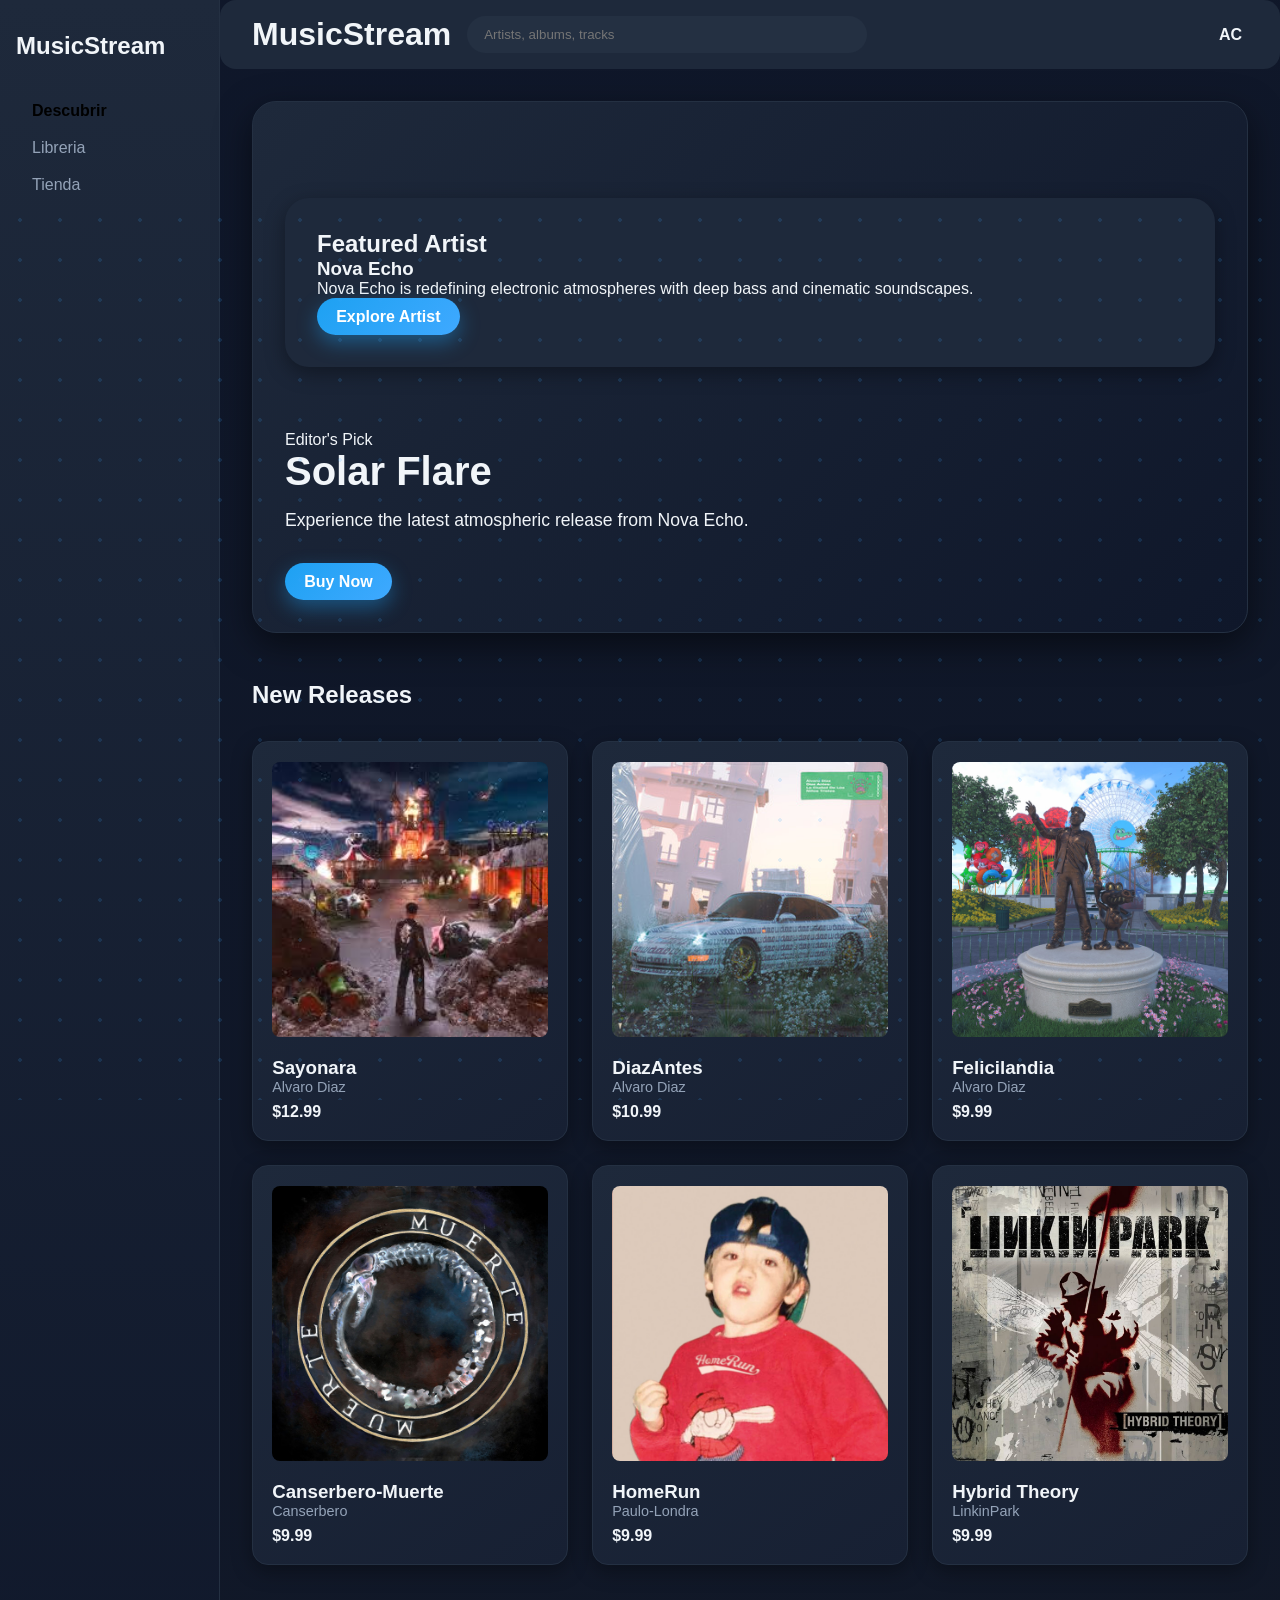
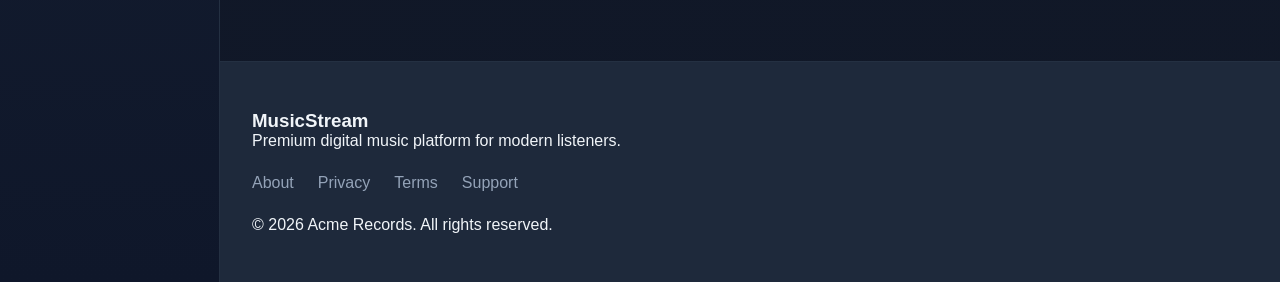
<file: index.html>
<!DOCTYPE html>
<html lang="es">
<head>
    <meta charset="UTF-8">
    <meta name="description" content="Pagina de musica">
    <meta name="author" content="Antonio Cruz">
    <meta name="keywords" content="musica, streaming, albumes, playlists, podcast">
    <meta name="viewport" content="width=device-width, initial-scale=1.0">

    <title>MusicStream_toto</title>

    <link rel="icon" href="iconos/apple-touch-icon.png">
    <link rel="stylesheet" href="css/main.css">
    <link rel="stylesheet" href="css/layout.css">
</head>

<body>

<div class="app-layout">

    <!-- SIDEBAR -->
    <aside class="sidebar">
        <h2 class="logo">MusicStream</h2>
        <nav>
            <ul>
                <li><a href="index.html" class="active">Descubrir</a></li>
                <li><a href="views/libreria.html">Libreria</a></li>
                <li><a href="views/album_detail.html">Tienda</a></li>
            </ul>
        </nav>
    </aside>

    <!-- MAIN AREA -->
    <div class="main-area">

        <!-- HEADER -->
        <header class="header">
            <div class="header-left">
                <h1 class="logo-text">MusicStream</h1>
            </div>

            <div class="header-center">
                <input type="text" placeholder="Artists, albums, tracks">
            </div>

            <div class="header-right">
                <div class="avatar">AC</div>
            </div>
        </header>

        <!-- CONTENT -->
        <main class="content">

            <!-- HERO SECTION -->
            <section class="hero">

                <section class="featured-artist">
                    <div class="featured-content">
                        <div>
                            <h2>Featured Artist</h2>
                            <h3>Nova Echo</h3>
                            <p>
                                Nova Echo is redefining electronic atmospheres with deep bass
                                and cinematic soundscapes.
                            </p>
                            <a href="views/album_detail.html" class="btn btn-primary">
                                Explore Artist
                            </a>
                        </div>
                    </div>
                </section>

                <div class="hero-text">
                    <p class="hero-tag">Editor's Pick</p>
                    <h2 class="hero-title">Solar Flare</h2>
                    <p class="hero-description">
                        Experience the latest atmospheric release from Nova Echo.
                    </p>
                    <a href="views/album_detail.html" class="btn btn-primary">
                        Buy Now
                    </a>
                </div>

            </section>

            <!-- ALBUMS SECTION -->
            <section class="albums" id="albums">

                <h2 class="section-title">New Releases</h2>

                <div class="album-grid">

                    <article class="album-card">
                        <a href="views/album_detail.html" class="album-link">
                            <img src="imagenes/AlbumAlvaroSayonara.png" alt="Sayonara Album Cover">
                            <h3>Sayonara</h3>
                            <p class="artist">Alvaro Diaz</p>
                            <p class="price">$12.99</p>
                        </a>
                    </article>

                    <article class="album-card">
                        <a href="views/album_diazantes.html" class="album-link">
                            <img src="imagenes/DiazAntes.png" alt="DiazAntes">
                            <h3>DiazAntes</h3>
                            <p class="artist">Alvaro Diaz</p>
                            <p class="price">$10.99</p>
                        </a>
                    </article>

                    <article class="album-card">
                        <a href="views/album_felicilandia.html" class="album-link">
                            <img src="imagenes/Felicilandia.png" alt="Felicilandia">
                            <h3>Felicilandia</h3>
                            <p class="artist">Alvaro Diaz</p>
                            <p class="price">$9.99</p>
                        </a>
                    </article>
                    <article class="album-card">
                        <a href="views/album_muerte.html" class="album-link">
                            <img src="imagenes/CanMuerte.png" alt="Canserbero-Muerte">
                            <h3>Canserbero-Muerte</h3>
                            <p class="artist">Canserbero</p>
                            <p class="price">$9.99</p>
                        </a>
                    </article>
                    <article class="album-card">
                        <a href="views/album_homerun.html" class="album-link">
                            <img src="imagenes/Homerun.png" alt="Homerun">
                            <h3>HomeRun</h3>
                            <p class="artist">Paulo-Londra</p>
                            <p class="price">$9.99</p>
                        </a>
                    </article>
                    <article class="album-card">
                        <a href="views/album_LinkinPark.html" class="album-link">
                            <img src="imagenes/LinkinPark.png" alt="Canserbero-Muerte">
                            <h3>Hybrid Theory</h3>
                            <p class="artist">LinkinPark</p>
                            <p class="price">$9.99</p>
                        </a>
                    </article>
                </div>
            </section>

        </main>

        <!-- FOOTER -->
        <footer class="footer">
            <div class="footer-content">
                <div class="footer-brand">
                    <h3>MusicStream</h3>
                    <p>Premium digital music platform for modern listeners.</p>
                </div>

                <div class="footer-links">
                    <a href="#">About</a>
                    <a href="#">Privacy</a>
                    <a href="#">Terms</a>
                    <a href="#">Support</a>
                </div>

                <p class="footer-copy">
                    © 2026 Acme Records. All rights reserved.
                </p>
            </div>
        </footer>

    </div>
</div>

</body>
</html>
</file>
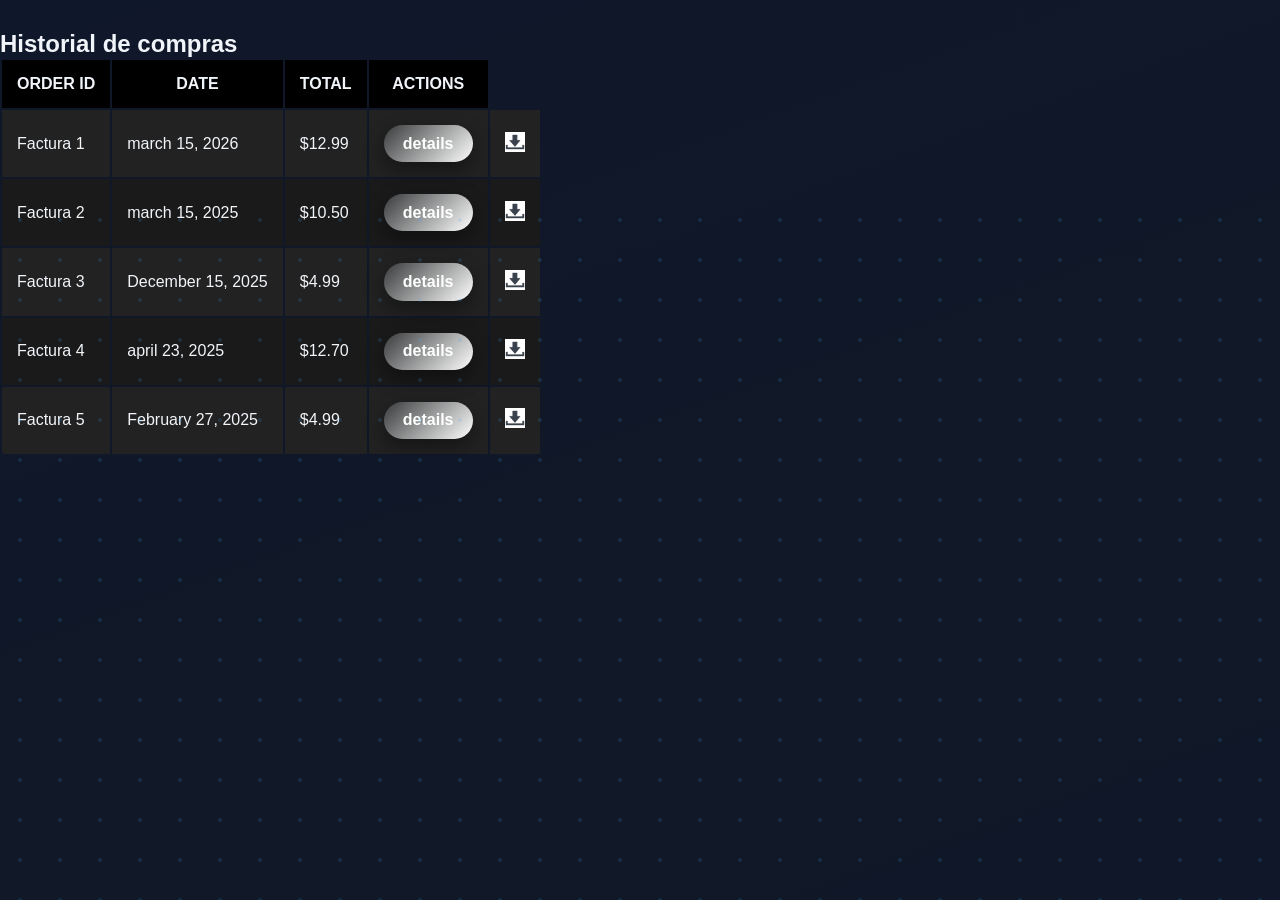
<file: tabla_History_FAC/history.html>
<!DOCTYPE html>
<html lang="en">
<head>
    <meta charset="UTF-8">
    <meta name="viewport" content="width=device-width, initial-scale=1.0">
    <title>Historial de comprass</title>
    <link rel="stylesheet" href="../css/layout.css">
    <link rel="stylesheet" href="../tabla_History_FAC/estilos_btn.css">
    <link rel="icon" href="../iconos/favicon-96x96.png">
</head>
<body>
    <section class="tabla">
        <h2>Historial de compras</h2>
        <table>
           <tbody>
                <tr>
                    <th>Order ID</th>
                    <th>Date</th>
                    <th>Total</th>
                    <th>Actions</th>
                </tr>
          
                <tr>
                    <td>Factura 1</td>
                    <td>march 15, 2026</td>
                    <td>$12.99</td>
                    <td>   <a href="../views/libreria.html" class="btn btn-primary">
                        details
                    </a></td>
                    <td><img src="../iconos/images.png" height="20px"></a></td>
                </tr>
                <tr>
                    <td>Factura 2</td>
                    <td>march 15, 2025</td>
                    <td>$10.50</td>
                    <td><a href="../views/libreria.html" class="btn btn-primary">details</a>
                        <td><img src="../iconos/images.png" height="20px"></a></td>
                </tr>
                <tr>
                    <td>Factura 3</td>
                    <td>December 15, 2025</td>
                    <td>$4.99</td>
                    <td>   <a href="../views/libreria.html" class="btn btn-primary">
                        details
                    </a></td>
                    <td><img src="../iconos/images.png" height="20px"></a></td>
                </tr>
                <tr>
                    <td>Factura 4</td>
                    <td>april 23, 2025</td>
                    <td>$12.70</td>
                    <td>   <a href="../views/libreria.html" class="btn btn-primary">
                        details
                    </a></td>
                    <td><img src="../iconos/images.png" height="20px"></a></td>
                </tr>
                <tr>
                    <td>Factura 5</td>
                    <td>February 27, 2025</td>
                    <td>$4.99</td>
                    <td>   <a href="../views/libreria.html" class="btn btn-primary">
                        details
                    </a></td>
                    <td><img src="../iconos/images.png" height="20px"></a></td>
                </tr>
              
            </tbody>
        </table>
    </section>

</body>
</html>
</file>
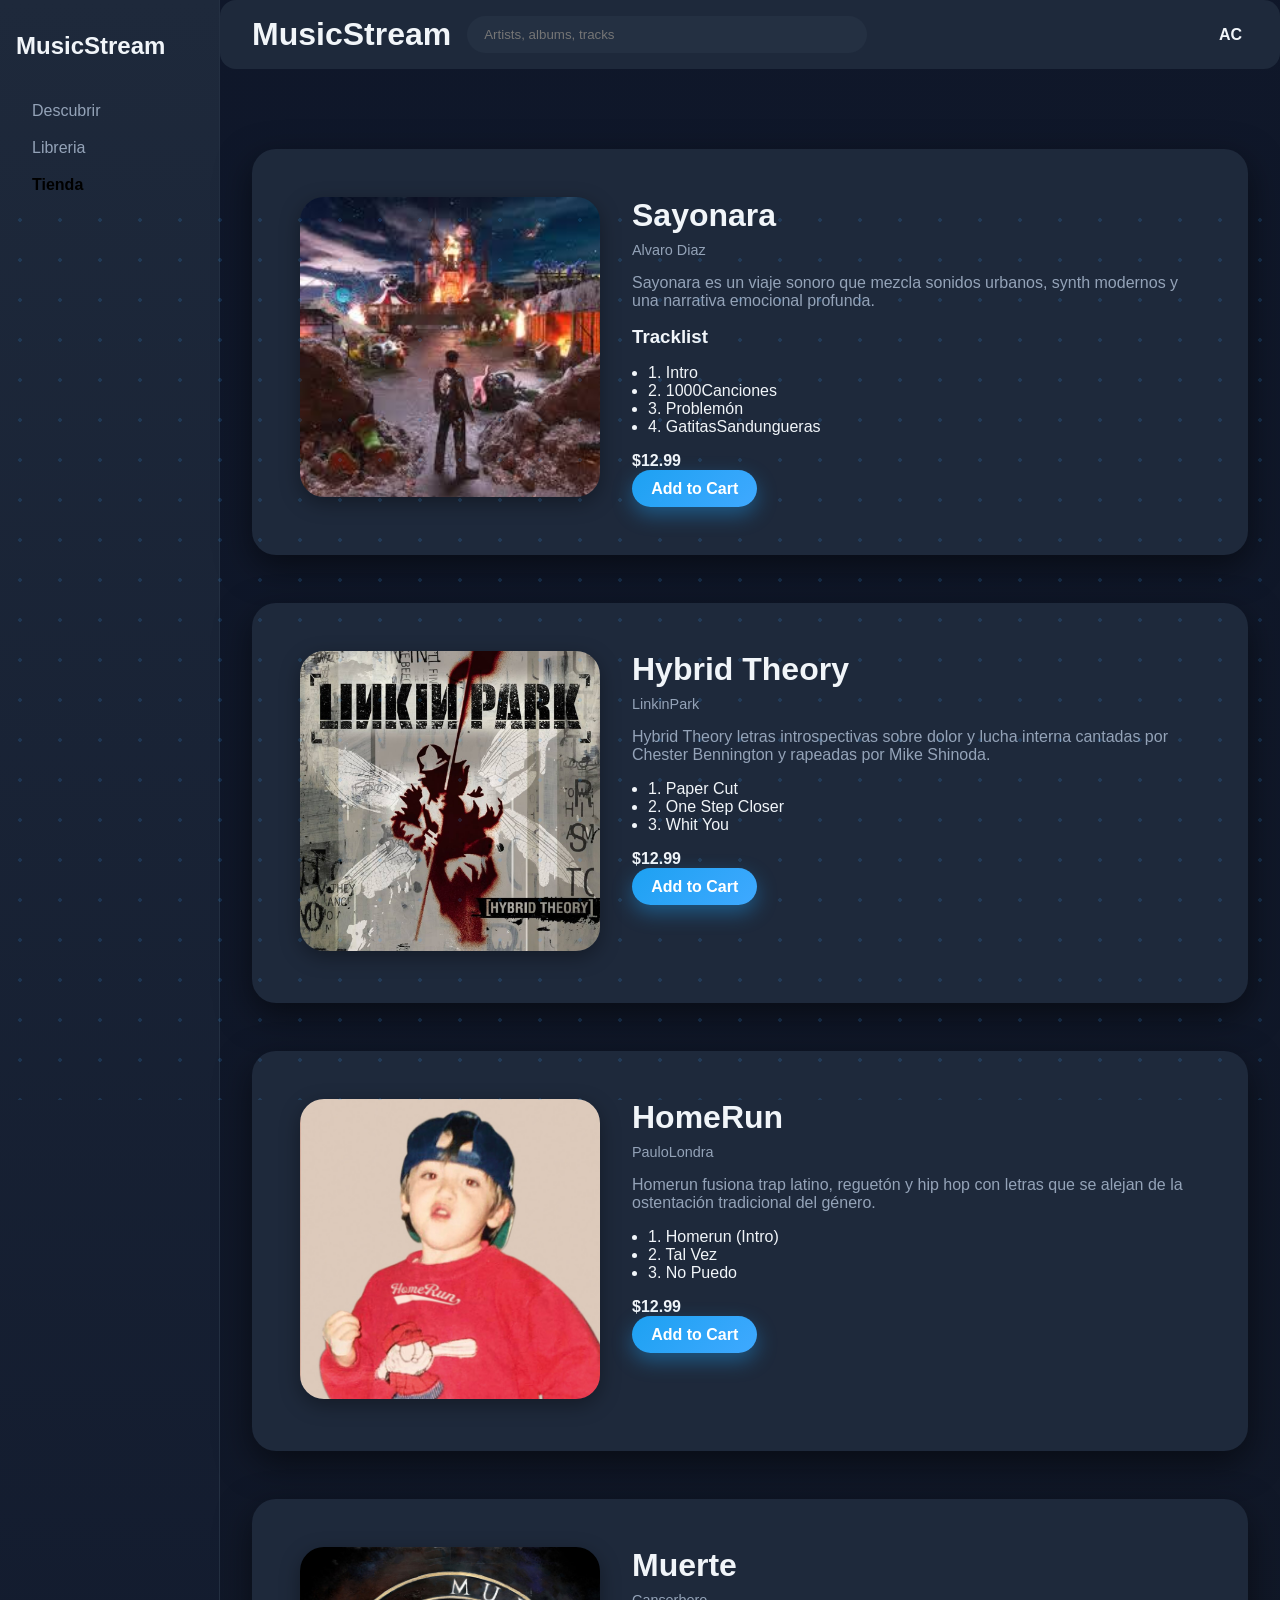
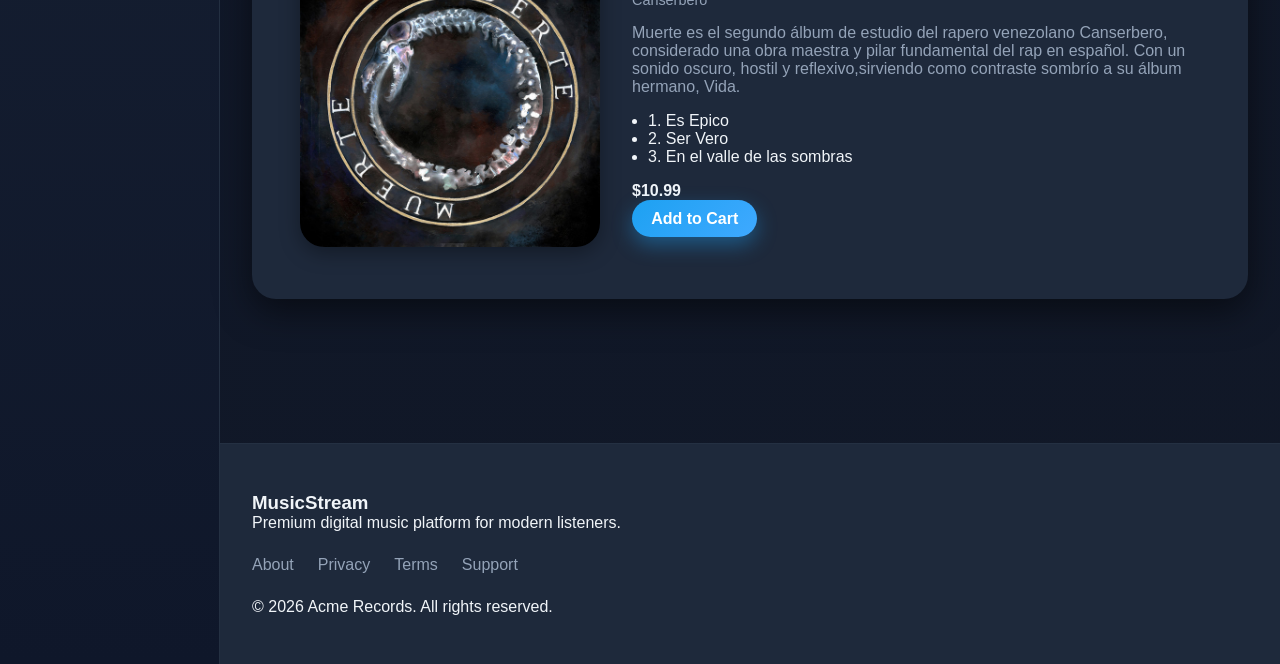
<file: views/album_detail.html>
<!DOCTYPE html>
<html lang="es">
<head>
    <meta charset="UTF-8">
    <meta name="description" content="Detalle del álbum - MusicStream">
    <meta name="author" content="Antonio Cruz">
    <meta name="keywords" content="musica, album, tienda, compra digital">
    <meta name="viewport" content="width=device-width, initial-scale=1.0">

    <title>Album Detail | MusicStream</title>

    <!-- CSS -->
    <link rel="stylesheet" href="../css/main.css">
    <link rel="stylesheet" href="../css/layout.css">

    <!-- FAVICON (NO SE TOCA) -->
    <link rel="icon" href="../iconos/apple-touch-icon.png">
</head>

<body>

<div class="app-layout">

    <!-- SIDEBAR -->
    <aside class="sidebar">
        <h2 class="logo">MusicStream</h2>
        <nav>
            <ul>
                <li><a href="../index.html">Descubrir</a></li>
                <li><a href="libreria.html">Libreria</a></li>
                <li><a href="album_detail.html" class="active">Tienda</a></li>
            </ul>
        </nav>
    </aside>

    <!-- MAIN AREA -->
    <div class="main-area">

        <!-- HEADER -->
        <header class="header">
            <div class="header-left">
                <h1 class="logo-text">MusicStream</h1>
            </div>

            <div class="header-center">
                <input type="text" placeholder="Artists, albums, tracks">
            </div>

            <div class="header-right">
                <div class="avatar">AC</div>
            </div>
        </header>

        <!-- CONTENT -->
        <main class="content">

            <section class="album-detail">

                <div class="album-cover">
                    <!-- Usa la misma carpeta que index -->
                    <img src="../imagenes/AlbumAlvaroSayonara.png" alt="Sayonara Album Cover">
                </div>

                <div class="album-info">
                    <h2>Sayonara</h2>
                    <p class="artist">Alvaro Diaz</p>

                    <p class="description">
                        Sayonara es un viaje sonoro que mezcla sonidos urbanos,
                        synth modernos y una narrativa emocional profunda.
                    </p>

                    <h3>Tracklist</h3>
                    <ul class="tracklist">
                        <li>1. Intro</li>
                        <li>2. 1000Canciones</li>
                        <li>3. Problemón</li>
                        <li>4. GatitasSandungueras</li>
                    </ul>

                    <p class="price">$12.99</p>

                    <a href="checkout.html" class="btn btn-primary">

                        Add to Cart
                    </a>

                </div>
            </section>
            <section class="album-detail">
                <div class="album-cover">
                    <!-- Usa la misma carpeta que index -->
                    <img src="../imagenes/LinkinPark.png" alt="LinkinPark Album Cover">
                </div>
            
                <div class="album-info">
                    <h2>Hybrid Theory</h2>
                    <p class="artist">LinkinPark</p>
                    <p class="description">
                        Hybrid Theory letras introspectivas sobre dolor y lucha interna cantadas por Chester Bennington y rapeadas por Mike Shinoda.
                    </p>
                    
                    <ul class="tracklist">
                    <li>1. Paper Cut</li>
                    <li>2. One Step Closer</li>
                    <li>3. Whit You</li>
                    </ul>
                    
                    <p class="price">$12.99</p>

                    <a href="checkout.html" class="btn btn-primary">

                        Add to Cart
                    </a>
                
                </div>
            </section>
            <section class="album-detail">
                <div class="album-cover">
               
                    <!-- Usa la misma carpeta que index -->
                    <img src="../imagenes/Homerun.png" alt="HomeRun Album Cover">
                </div>

                <div class="album-info">
                    <h2>HomeRun</h2>
                    <p class="artist">PauloLondra</p>
                    <p class="description">
                        Homerun  fusiona trap latino, reguetón y hip hop con letras que se alejan de la ostentación tradicional del género.
                    </p>
                    

                    <ul class="tracklist">
                        <li>1. Homerun (Intro) </li>
                        <li>2. Tal Vez </li>
                        <li>3. No Puedo </li>
                        </ul>

                    <p class="price">$12.99</p>

                    <a href="checkout.html" class="btn btn-primary">

                        Add to Cart
                    </a>

                </div>


            </section>
            <section class="album-detail">

                <div class="album-cover">
                <img src="../imagenes/CanMuerte.png">
                </div>
                
                <div class="album-info">
                <h2>Muerte</h2>
                <p class="artist">Canserbero</p>
                
                <p class="description">
                    Muerte es el segundo álbum de estudio del rapero venezolano Canserbero, considerado una obra maestra y pilar fundamental del rap en español. Con un sonido oscuro, hostil y reflexivo,sirviendo como contraste sombrío a su álbum hermano, Vida.
                    
                </p>
                
                <ul class="tracklist">
                <li>1. Es Epico</li>
                <li>2. Ser Vero</li>
                <li>3. En el valle de las sombras</li>
                </ul>
                
                <p class="price">$10.99</p>
                
                <a href="checkout.html" class="btn btn-primary">
                Add to Cart
                </a>
                
                </div>
                
        </main>

        <!-- FOOTER (igual que index para coherencia) -->
        <footer class="footer">
            <div class="footer-content">
                <div class="footer-brand">
                    <h3>MusicStream</h3>
                    <p>Premium digital music platform for modern listeners.</p>
                </div>

                <div class="footer-links">
                    <a href="#">About</a>
                    <a href="#">Privacy</a>
                    <a href="#">Terms</a>
                    <a href="#">Support</a>
                </div>

                <p class="footer-copy">
                    © 2026 Acme Records. All rights reserved.
                </p>
            </div>
        </footer>

    </div>
</div>

</body>
</html>
</file>
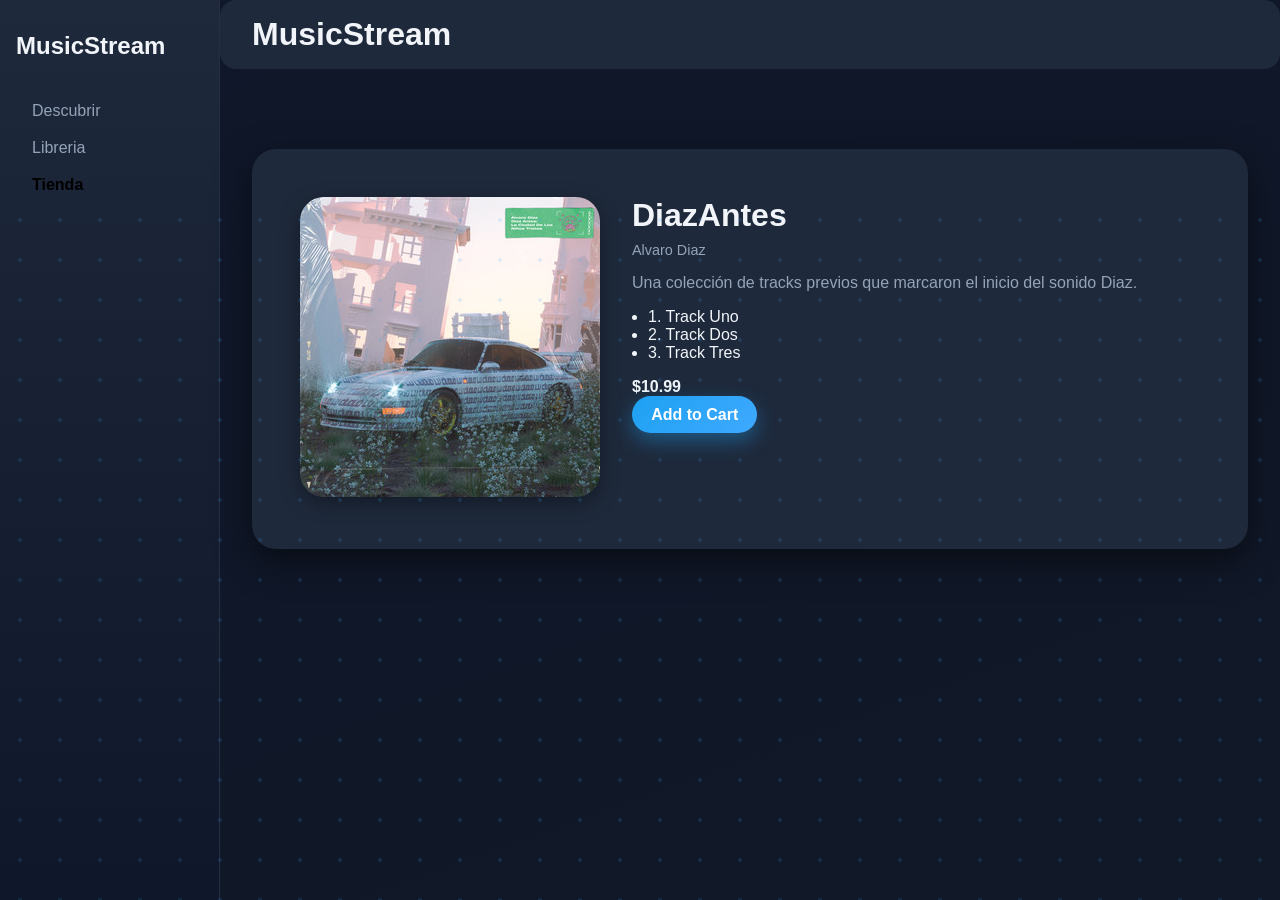
<file: views/album_diazantes.html>
<!DOCTYPE html>
<html lang="es">
<head>
<meta charset="UTF-8">
<meta name="description" content="DiazAntes - Alvaro Diaz">
<meta name="author" content="Antonio Cruz">
<meta name="viewport" content="width=device-width, initial-scale=1.0">
<title>DiazAntes | MusicStream</title>

<link rel="stylesheet" href="../css/main.css">
<link rel="stylesheet" href="../css/layout.css">
<link rel="icon" href="../iconos/apple-touch-icon.png">
</head>

<body>
<div class="app-layout">

<aside class="sidebar">
<h2 class="logo">MusicStream</h2>
<nav>
<ul>
<li><a href="../index.html">Descubrir</a></li>
<li><a href="libreria.html">Libreria</a></li>
<li><a href="#" class="active">Tienda</a></li>
</ul>
</nav>
</aside>

<div class="main-area">

<header class="header">
<h1 class="logo-text">MusicStream</h1>
</header>

<main class="content">
<section class="album-detail">

<div class="album-cover">
<img src="../imagenes/DiazAntes.png">
</div>

<div class="album-info">
<h2>DiazAntes</h2>
<p class="artist">Alvaro Diaz</p>

<p class="description">
Una colección de tracks previos que marcaron el inicio del sonido Diaz.
</p>

<ul class="tracklist">
<li>1. Track Uno</li>
<li>2. Track Dos</li>
<li>3. Track Tres</li>
</ul>

<p class="price">$10.99</p>

<a href="checkout.html" class="btn btn-primary">
Add to Cart
</a>

</div>

</section>
</main>

</div>
</div>
</body>
</html>
</file>
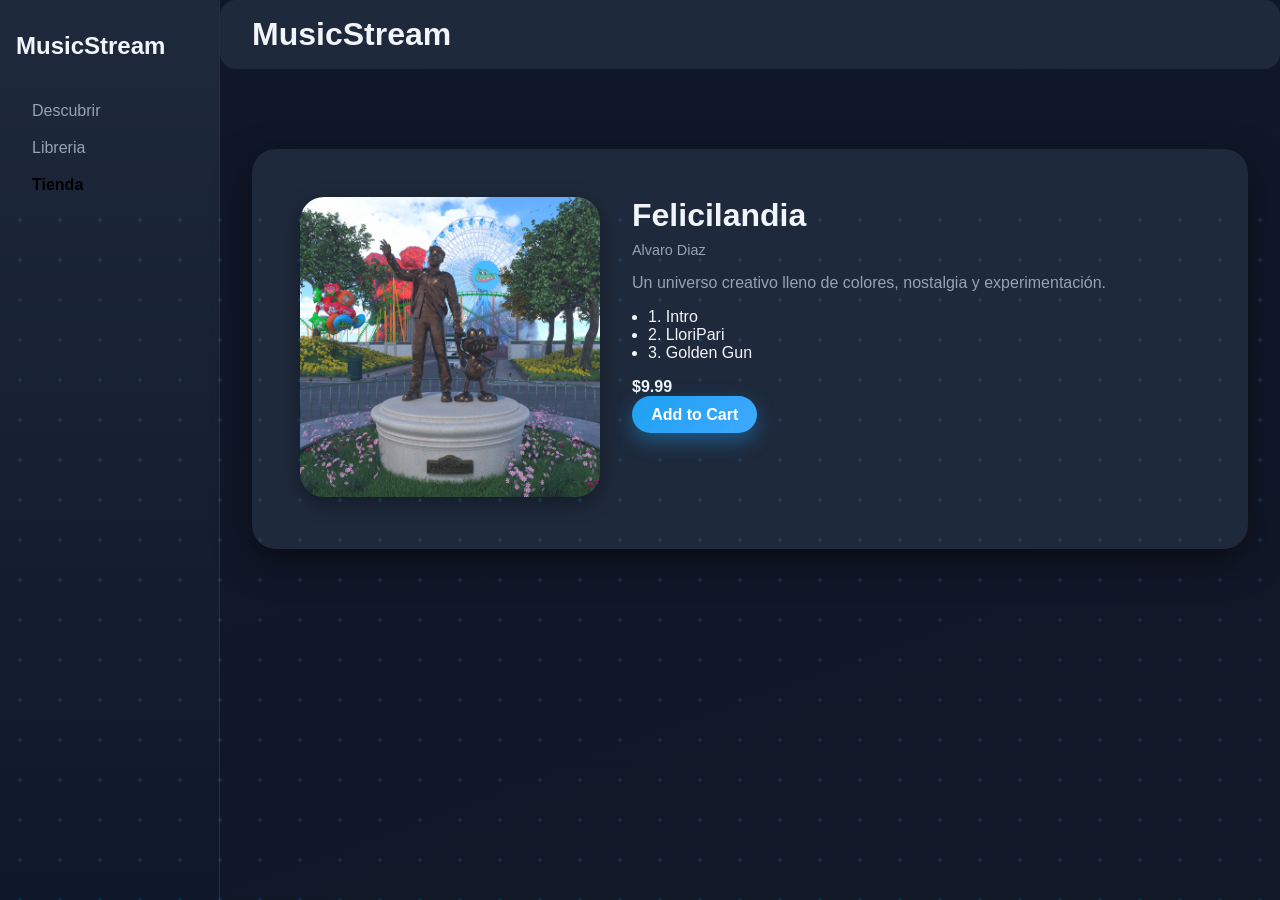
<file: views/album_felicilandia.html>
<!DOCTYPE html>
<html lang="es">
<head>
<meta charset="UTF-8">
<meta name="description" content="Felicilandia - Alvaro Diaz">
<meta name="author" content="Antonio Cruz">
<meta name="viewport" content="width=device-width, initial-scale=1.0">
<title>Felicilandia | MusicStream</title>

<link rel="stylesheet" href="../css/main.css">
<link rel="stylesheet" href="../css/layout.css">
<link rel="icon" href="../iconos/apple-touch-icon.png">
</head>

<body>
<div class="app-layout">

<aside class="sidebar">
<h2 class="logo">MusicStream</h2>
<nav>
<ul>
<li><a href="../index.html">Descubrir</a></li>
<li><a href="libreria.html">Libreria</a></li>
<li><a href="#" class="active">Tienda</a></li>
</ul>
</nav>
</aside>

<div class="main-area">

<header class="header">
<h1 class="logo-text">MusicStream</h1>
</header>

<main class="content">
<section class="album-detail">

<div class="album-cover">
<img src="../imagenes/Felicilandia.png">
</div>

<div class="album-info">
<h2>Felicilandia</h2>
<p class="artist">Alvaro Diaz</p>

<p class="description">
Un universo creativo lleno de colores, nostalgia y experimentación.
</p>

<ul class="tracklist">
<li>1. Intro</li>
<li>2. LloriPari</li>
<li>3. Golden Gun</li>
</ul>

<p class="price">$9.99</p>

<a href="checkout.html" class="btn btn-primary">
Add to Cart
</a>

</div>

</section>
</main>

</div>
</div>
</body>
</html>
</file>
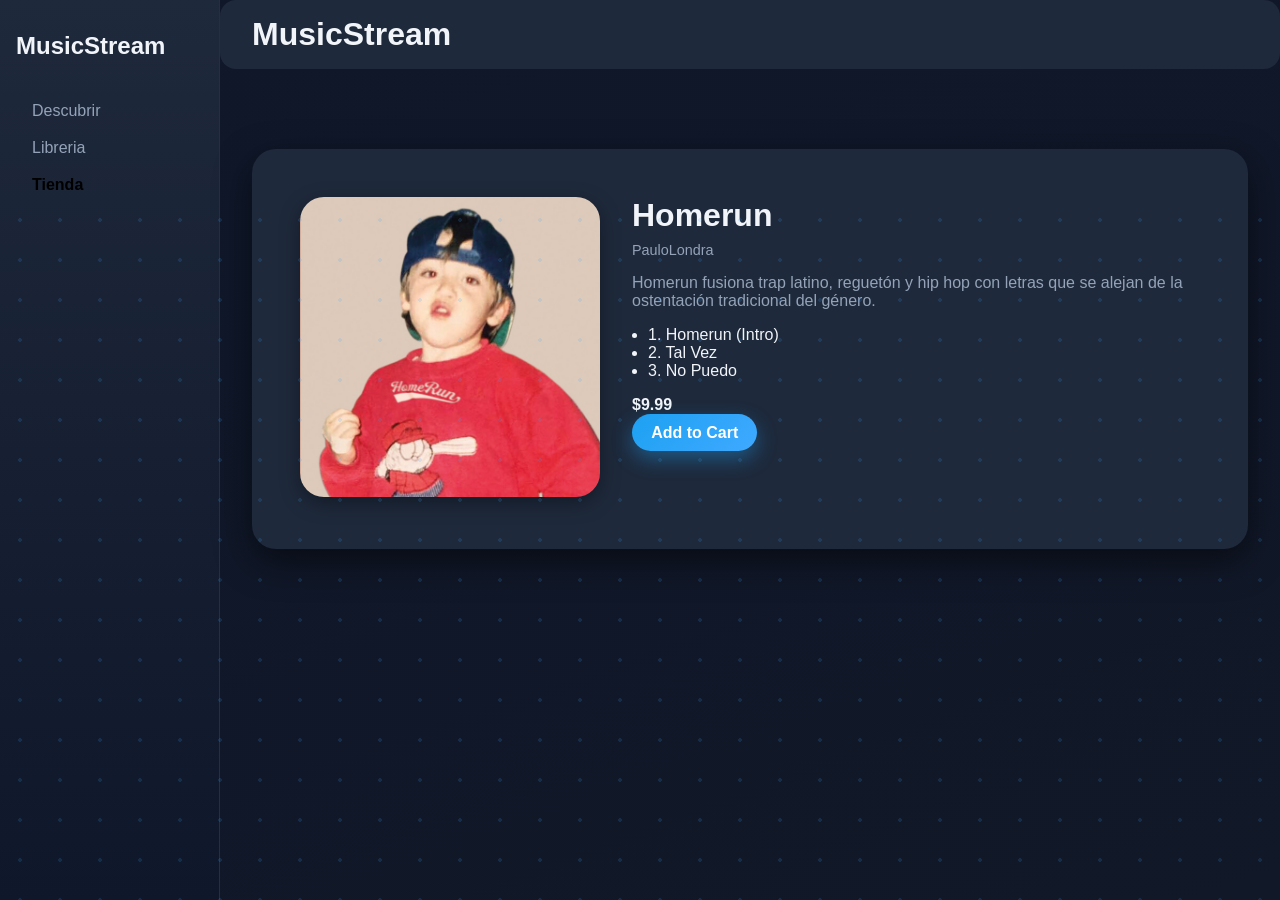
<file: views/album_homerun.html>
<!DOCTYPE html>
<html lang="es">
<head>
<meta charset="UTF-8">
<meta name="description" content="Felicilandia - Alvaro Diaz">
<meta name="author" content="Antonio Cruz">
<meta name="viewport" content="width=device-width, initial-scale=1.0">
<title>Felicilandia | MusicStream</title>

<link rel="stylesheet" href="../css/main.css">
<link rel="stylesheet" href="../css/layout.css">
<link rel="icon" href="../iconos/apple-touch-icon.png">
</head>

<body>
<div class="app-layout">

<aside class="sidebar">
<h2 class="logo">MusicStream</h2>
<nav>
<ul>
<li><a href="../index.html">Descubrir</a></li>
<li><a href="libreria.html">Libreria</a></li>
<li><a href="#" class="active">Tienda</a></li>
</ul>
</nav>
</aside>

<div class="main-area">

<header class="header">
<h1 class="logo-text">MusicStream</h1>
</header>

<main class="content">
<section class="album-detail">

<div class="album-cover">
<img src="../imagenes/Homerun.png">
</div>

<div class="album-info">
<h2>Homerun</h2>
<p class="artist">PauloLondra</p>

<p class="description">
    Homerun  fusiona trap latino, reguetón y hip hop con letras que se alejan de la ostentación tradicional del género.
</p>

<ul class="tracklist">
<li>1. Homerun (Intro) </li>
<li>2. Tal Vez </li>
<li>3. No Puedo </li>
</ul>

<p class="price">$9.99</p>

<a href="checkout.html" class="btn btn-primary">
Add to Cart
</a>

</div>

</section>
</main>

</div>
</div>
</body>
</html>
</file>
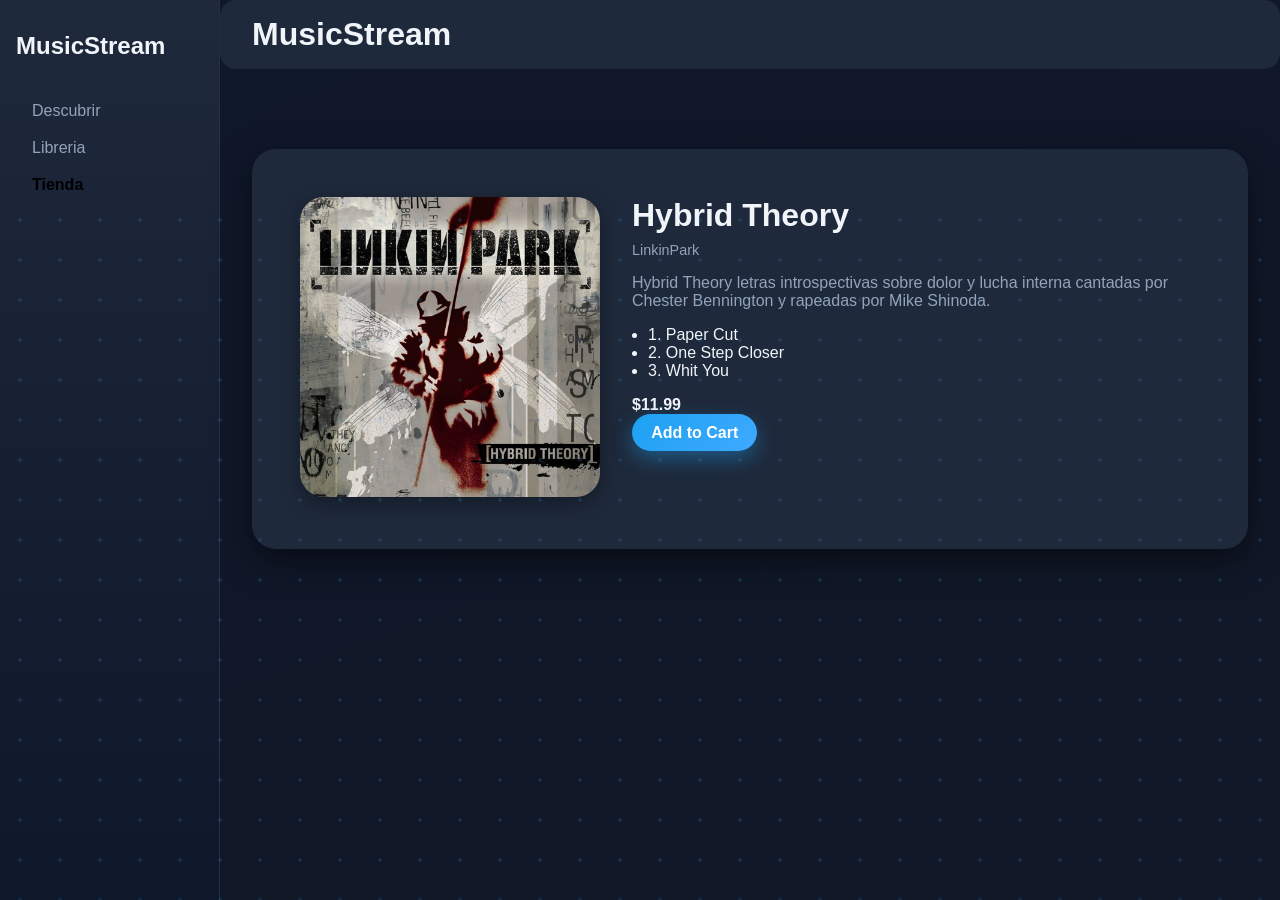
<file: views/album_LinkinPark.html>
<!DOCTYPE html>
<html lang="es">
<head>
<meta charset="UTF-8">
<meta name="description" content="Electric Dreams - Night Pulse">
<meta name="author" content="Antonio Cruz">
<meta name="viewport" content="width=device-width, initial-scale=1.0">
<title>Electric Dreams | MusicStream</title>

<link rel="stylesheet" href="../css/main.css">
<link rel="stylesheet" href="../css/layout.css">
<link rel="icon" href="../iconos/apple-touch-icon.png">
</head>

<body>
<div class="app-layout">

<aside class="sidebar">
<h2 class="logo">MusicStream</h2>
<nav>
<ul>
<li><a href="../index.html">Descubrir</a></li>
<li><a href="libreria.html">Libreria</a></li>
<li><a href="#" class="active">Tienda</a></li>
</ul>
</nav>
</aside>

<div class="main-area">

<header class="header">
<h1 class="logo-text">MusicStream</h1>
</header>

<main class="content">
<section class="album-detail">

<div class="album-cover">
<img src="../imagenes/LinkinPark.png">
</div>

<div class="album-info">
<h2>Hybrid Theory</h2>
<p class="artist">LinkinPark</p>

<p class="description">
    Hybrid Theory letras introspectivas sobre dolor y lucha interna cantadas por Chester Bennington y rapeadas por Mike Shinoda.
</p>

<ul class="tracklist">
<li>1. Paper Cut</li>
<li>2. One Step Closer</li>
<li>3. Whit You</li>
</ul>

<p class="price">$11.99</p>

<a href="checkout.html" class="btn btn-primary">
Add to Cart
</a>

</div>

</section>
</main>

</div>
</div>
</body>
</html>
</file>
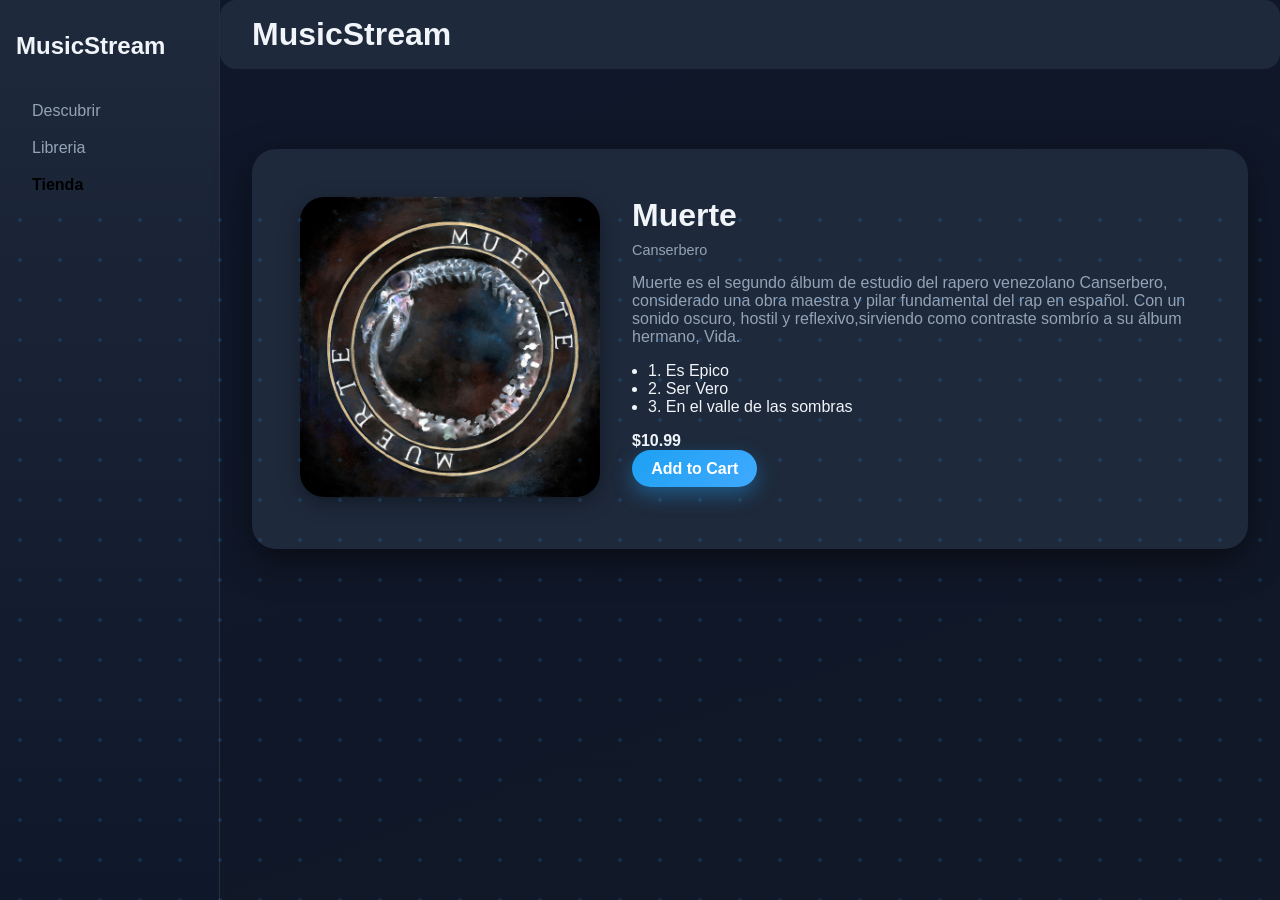
<file: views/album_muerte.html>
<!DOCTYPE html>
<html lang="es">
<head>
<meta charset="UTF-8">
<meta name="description" content="DiazAntes - Alvaro Diaz">
<meta name="author" content="Antonio Cruz">
<meta name="viewport" content="width=device-width, initial-scale=1.0">
<title>DiazAntes | MusicStream</title>

<link rel="stylesheet" href="../css/main.css">
<link rel="stylesheet" href="../css/layout.css">
<link rel="icon" href="../iconos/apple-touch-icon.png">
</head>

<body>
<div class="app-layout">

<aside class="sidebar">
<h2 class="logo">MusicStream</h2>
<nav>
<ul>
<li><a href="../index.html">Descubrir</a></li>
<li><a href="libreria.html">Libreria</a></li>
<li><a href="#" class="active">Tienda</a></li>
</ul>
</nav>
</aside>

<div class="main-area">

<header class="header">
<h1 class="logo-text">MusicStream</h1>
</header>

<main class="content">
<section class="album-detail">

<div class="album-cover">
<img src="../imagenes/CanMuerte.png">
</div>

<div class="album-info">
<h2>Muerte</h2>
<p class="artist">Canserbero</p>

<p class="description">
    Muerte es el segundo álbum de estudio del rapero venezolano Canserbero, considerado una obra maestra y pilar fundamental del rap en español. Con un sonido oscuro, hostil y reflexivo,sirviendo como contraste sombrío a su álbum hermano, Vida.
    
</p>

<ul class="tracklist">
<li>1. Es Epico</li>
<li>2. Ser Vero</li>
<li>3. En el valle de las sombras</li>
</ul>

<p class="price">$10.99</p>

<a href="checkout.html" class="btn btn-primary">
Add to Cart
</a>

</div>

</section>
</main>

</div>
</div>
</body>
</html>
</file>
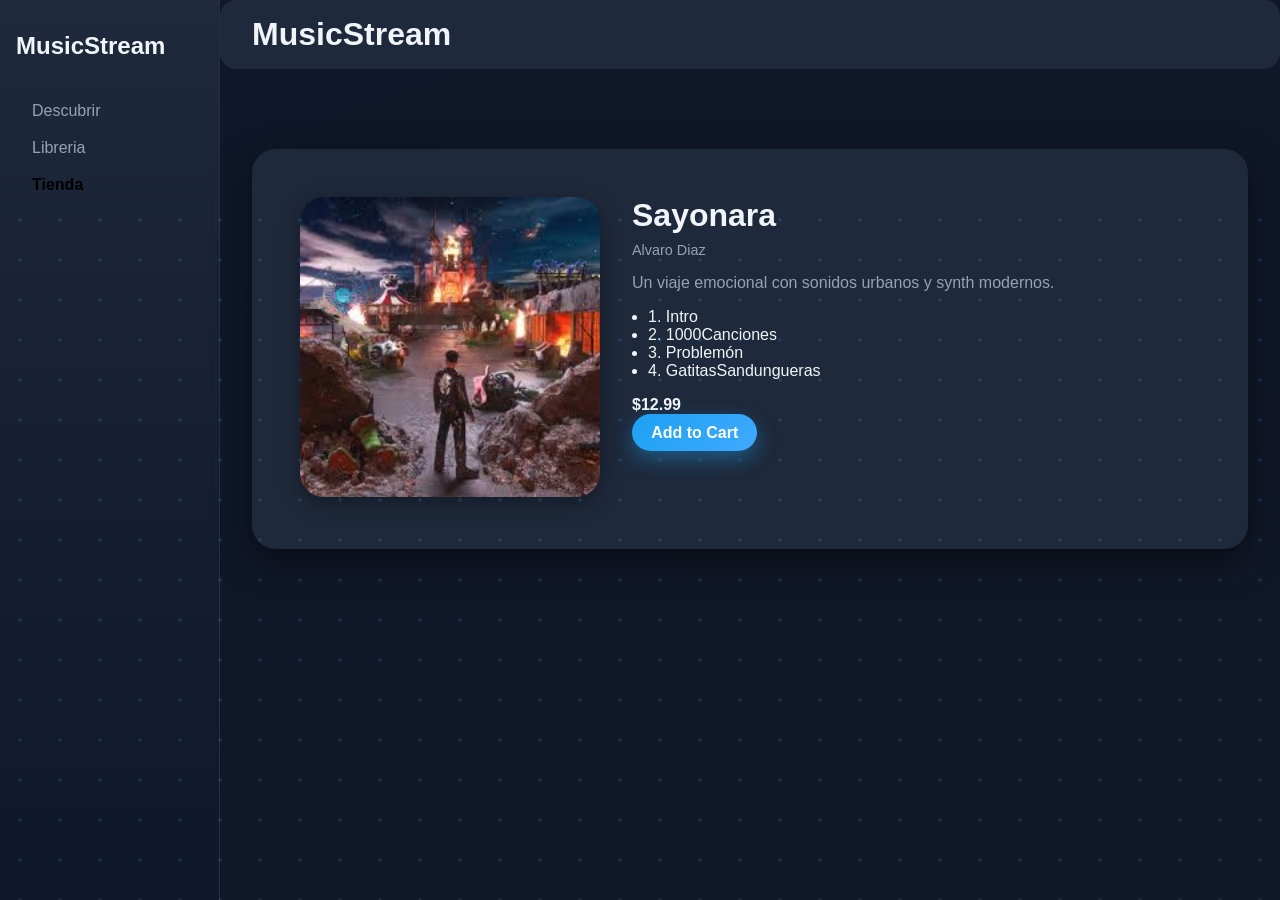
<file: views/album_sayonara.html>
<!DOCTYPE html>
<html lang="es">
<head>
<meta charset="UTF-8">
<meta name="description" content="Sayonara - Alvaro Diaz">
<meta name="author" content="Antonio Cruz">
<meta name="viewport" content="width=device-width, initial-scale=1.0">
<title>Sayonara | MusicStream</title>

<link rel="stylesheet" href="../css/main.css">
<link rel="stylesheet" href="../css/layout.css">
<link rel="icon" href="../iconos/apple-touch-icon.png">
</head>

<body>
<div class="app-layout">

<aside class="sidebar">
<h2 class="logo">MusicStream</h2>
<nav>
<ul>
<li><a href="../index.html">Descubrir</a></li>
<li><a href="libreria.html">Libreria</a></li>
<li><a href="#" class="active">Tienda</a></li>
</ul>
</nav>
</aside>

<div class="main-area">

<header class="header">
<h1 class="logo-text">MusicStream</h1>
</header>

<main class="content">
<section class="album-detail">

<div class="album-cover">
<img src="../imagenes/AlbumAlvaroSayonara.png">
</div>

<div class="album-info">
<h2>Sayonara</h2>
<p class="artist">Alvaro Diaz</p>

<p class="description">
Un viaje emocional con sonidos urbanos y synth modernos.
</p>

<ul class="tracklist">
<li>1. Intro</li>
<li>2. 1000Canciones</li>
<li>3. Problemón</li>
<li>4. GatitasSandungueras</li>
</ul>

<p class="price">$12.99</p>

<a href="checkout.html" class="btn btn-primary">
Add to Cart
</a>

</div>

</section>
</main>

</div>
</div>
</body>
</html>
</file>
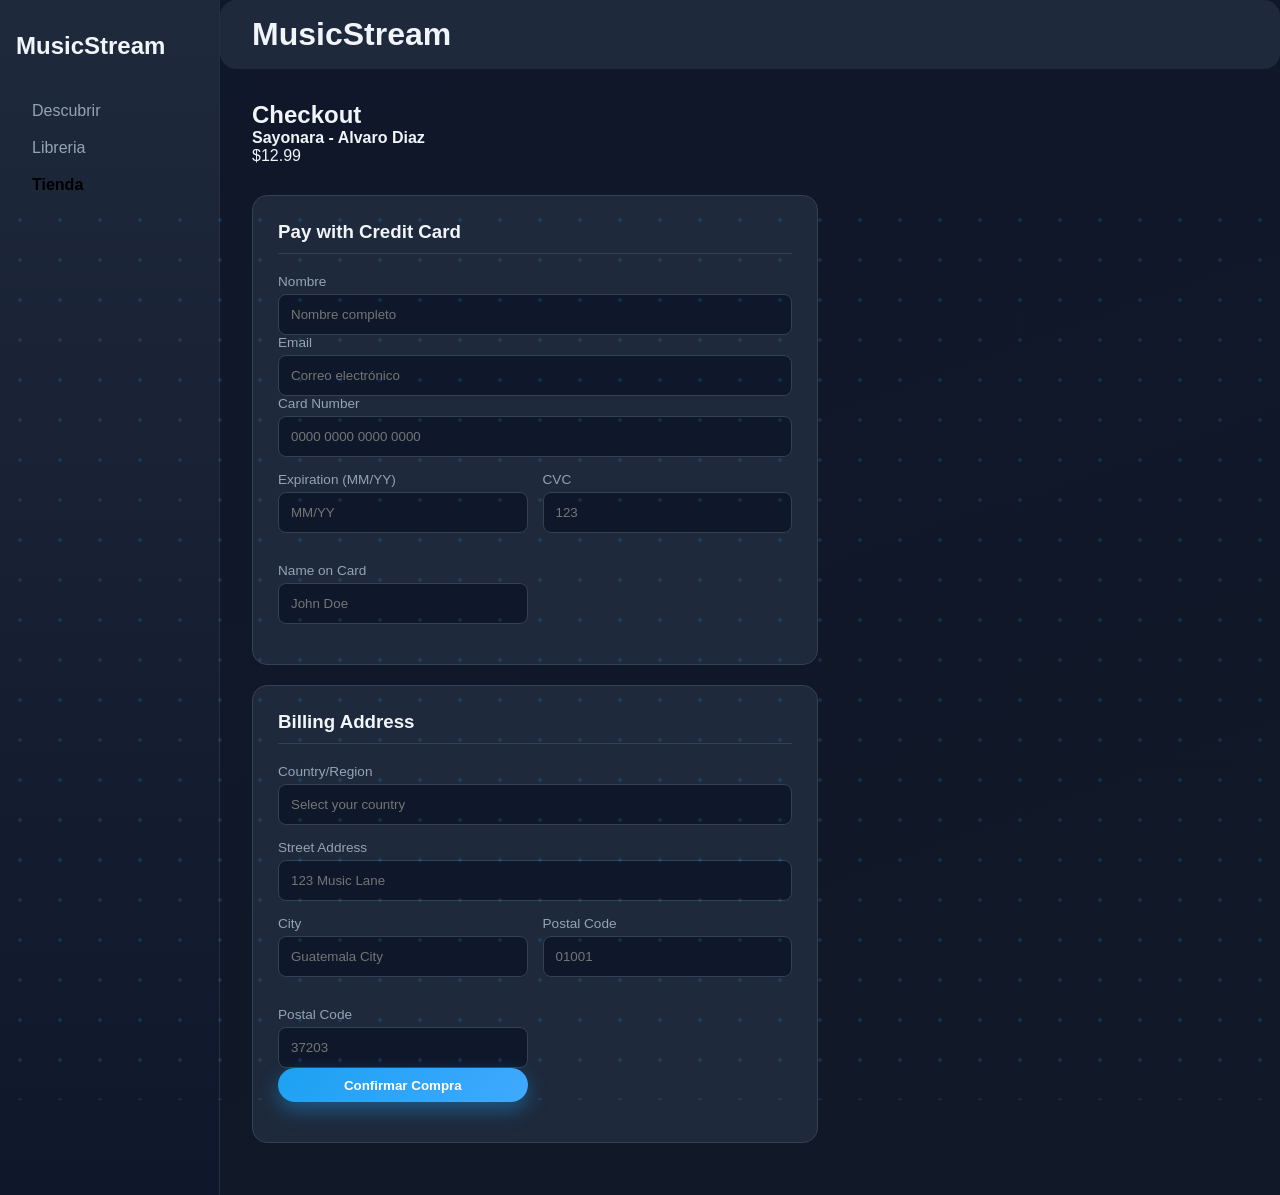
<file: views/checkout.html>
<!DOCTYPE html>
<html lang="es">
<head>
    <meta charset="UTF-8">
    <meta name="description" content="Checkout - MusicStream">
    <meta name="author" content="Antonio Cruz">
    <meta name="viewport" content="width=device-width, initial-scale=1.0">
    <title>Checkout | MusicStream</title>

    <link rel="stylesheet" href="../css/main.css">
    <link rel="stylesheet" href="../css/layout.css">
    <link rel="icon" href="../iconos/apple-touch-icon.png">
</head>
<body>

<div class="app-layout">

    <aside class="sidebar">
        <h2 class="logo">MusicStream</h2>
        <nav>
            <ul>
                <li><a href="../index.html">Descubrir</a></li>
                <li><a href="libreria.html">Libreria</a></li>
                <li><a href="album_detail.html" class="active">Tienda</a></li>
            </ul>
        </nav>
    </aside>

    <div class="main-area">

        <header class="header">
            <h1 class="logo-text">MusicStream</h1>
        </header>

        <main class="content checkout">

            <h2>Checkout</h2>

            <div class="order-item">
                <p><strong>Sayonara - Alvaro Diaz</strong></p>
                <p>$12.99</p>
            </div>

        
            <div class="checkout-grid">

            
                <section class="forms-column">
                    <div class="checkout-card">
                        <h3>Pay with Credit Card
                       
                        </h3>
                        
                        <form class="payment-form">
                            <div class="input-group">
                                <label>Nombre</label>
                                <input type="text" placeholder="Nombre completo" required>
                                <label>Email</label>
                                <input type="email" placeholder="Correo electrónico" required>
                                <label>Card Number</label>
                                <input type="text" placeholder="0000 0000 0000 0000">
                            </div>
                            <div class="input-row">
                                <div class="input-group">
                                    <label>Expiration (MM/YY)</label>
                                    <input type="text" placeholder="MM/YY">
                                </div>
                                <div class="input-group">
                                    <label>CVC</label>
                                    <input type="password" placeholder="123">
                                </div>
                                 <div class="input-group">
                                <label>Name on Card</label>
                                <input type="text" placeholder="John Doe">
                            </div>
                            </div>
                        </form>
                    </div>
    
                    <div class="checkout-card">
                        <h3>Billing Address</h3>

                        <form class="address-form">
                            
                            <div class="input-group">
                                <label>Country/Region</label>
                                <input type="text" id="region" name="region" list="region-list" placeholder="Select your country">
                                <datalist id="region-list">
                                <option value="Guatemala">
                                <option value="Mexico">
                                <option value="Estados Unidos">
                                 </datalist>
                            </div>
                            <div class="input-group">
                                <label>Street Address</label>
                                <input type="text" placeholder="123 Music Lane">
                            </div>
                            <div class="input-row">
                                <div class="input-group">
                                    <label>City</label>
                                    <input type="text" placeholder="Guatemala City">
                                </div>
                                <div class="input-group">
                                    <label>Postal Code</label>
                                    <input type="text" placeholder="01001">
                                </div>
                                  <div class="input-group">
                                <label>Postal Code</label>
                                <input type="text" placeholder="37203">

                
                <button class="btn btn-primary" href="success.html">Confirmar Compra</button>
            </form>
                            </div>
                        </div>
                                  
                        </form>
                    </div>
                </section>
        </main>

    </div>
</div>

</body>
</html>
</file>
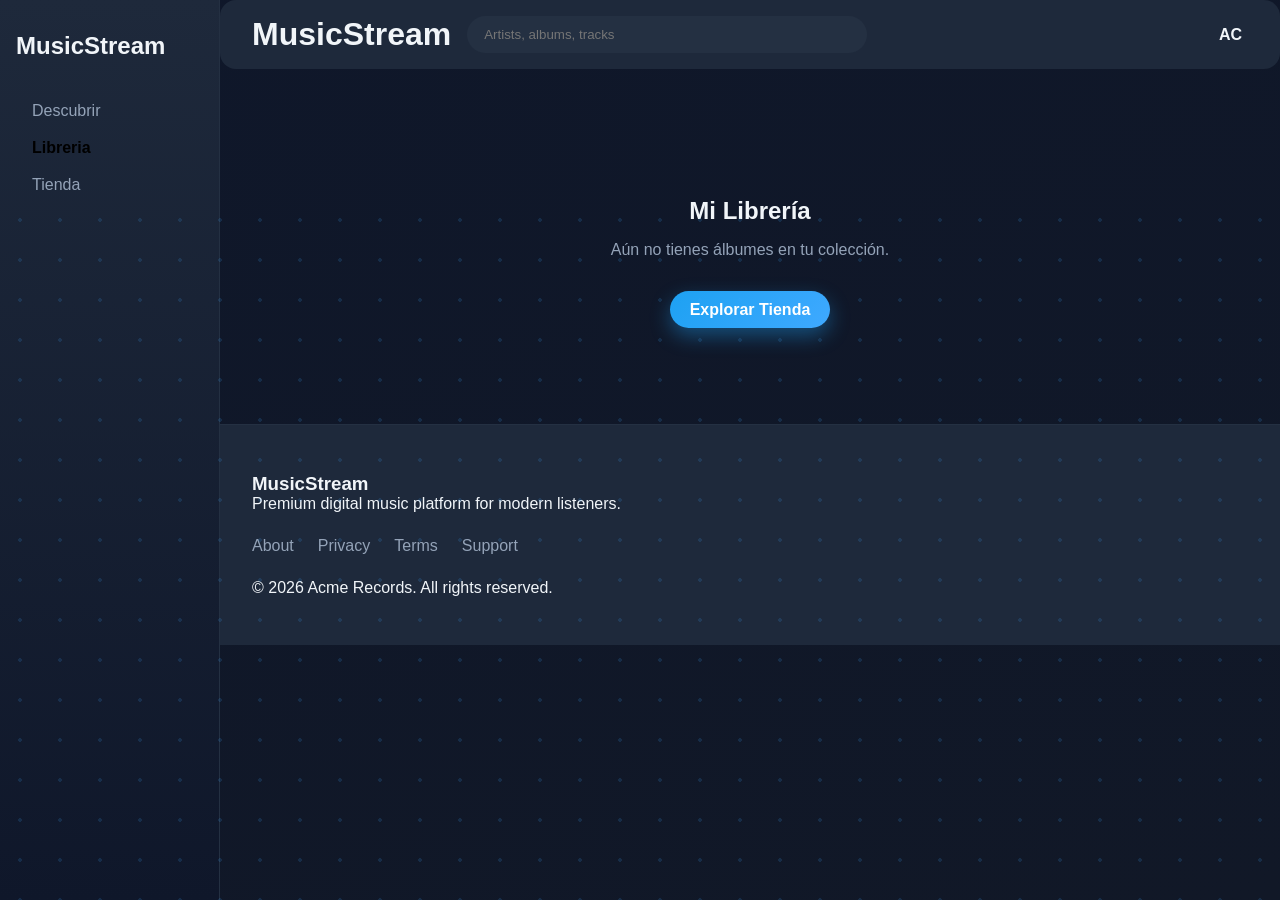
<file: views/libreria.html>
<!DOCTYPE html>
<html lang="es">
<head>
    <meta charset="UTF-8">
    <meta name="description" content="Librería personal - MusicStream">
    <meta name="author" content="Antonio Cruz">
    <meta name="keywords" content="musica, libreria, albumes guardados">
    <meta name="viewport" content="width=device-width, initial-scale=1.0">

    <title>Libreria | MusicStream</title>

    <!-- CSS -->
    <link rel="stylesheet" href="../css/main.css">
    <link rel="stylesheet" href="../css/layout.css">

    <!-- FAVICON (corregido ../) -->
    <link rel="icon" href="../iconos/apple-touch-icon.png">
</head>

<body>

<div class="app-layout">

    <!-- SIDEBAR -->
    <aside class="sidebar">
        <h2 class="logo">MusicStream</h2>
        <nav>
            <ul>
                <li><a href="../index.html">Descubrir</a></li>
                <li><a href="libreria.html" class="active">Libreria</a></li>
                <li><a href="album_detail.html">Tienda</a></li>
            </ul>
        </nav>
    </aside>

    <!-- MAIN AREA -->
    <div class="main-area">

        <!-- HEADER -->
        <header class="header">
            <div class="header-left">
                <h1 class="logo-text">MusicStream</h1>
            </div>

            <div class="header-center">
                <input type="text" placeholder="Artists, albums, tracks">
            </div>

            <div class="header-right">
                <div class="avatar">AC</div>
            </div>
        </header>

        <!-- CONTENT -->
        <main class="content">
            <section class="empty-state">
                <h2>Mi Librería</h2>
                <p>Aún no tienes álbumes en tu colección.</p>

                <a href="album_detail.html" class="btn btn-primary">
                    Explorar Tienda
                </a>
            </section>
        </main>

        <!-- FOOTER -->
        <footer class="footer">
            <div class="footer-content">
                <div class="footer-brand">
                    <h3>MusicStream</h3>
                    <p>Premium digital music platform for modern listeners.</p>
                </div>

                <div class="footer-links">
                    <a href="#">About</a>
                    <a href="#">Privacy</a>
                    <a href="#">Terms</a>
                    <a href="#">Support</a>
                </div>

                <p class="footer-copy">
                    © 2026 Acme Records. All rights reserved.
                </p>
            </div>
        </footer>

    </div>
</div>

</body>
</html>
</file>
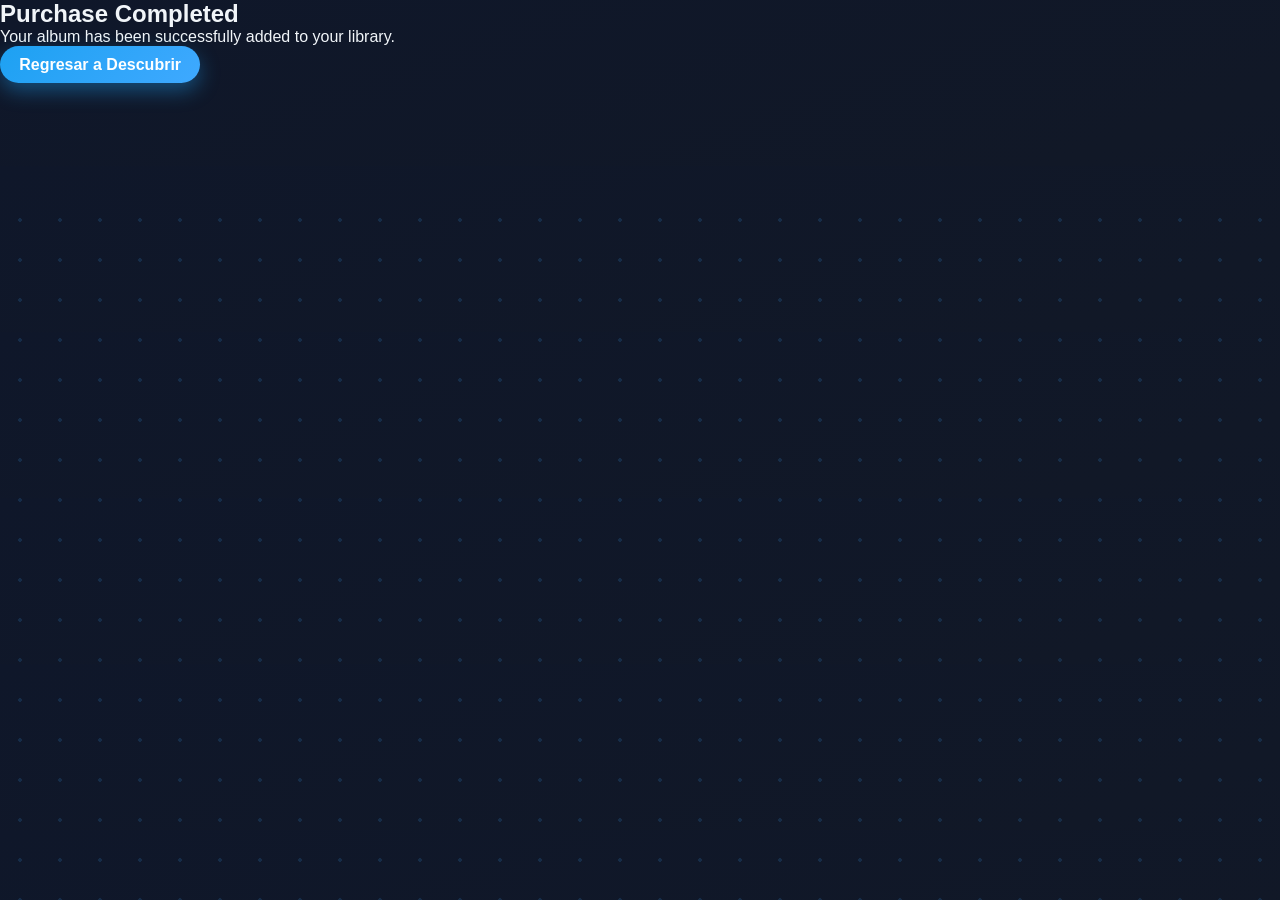
<file: views/success.html>
<!DOCTYPE html>
<html lang="es">
<head>
    <meta charset="UTF-8">
    <meta name="viewport" content="width=device-width, initial-scale=1.0">
    <title>sucess(EXITO)</title>
    <link rel="stylesheet" href="../css/main.css">
    <link rel="stylesheet" href="../css/layout.css">
</head>
<body>
    <section class="success">
        <h2>Purchase Completed</h2>
        <p>Your album has been successfully added to your library.</p>
    
        <a href="../index.html" class="btn btn-primary">
            Regresar a Descubrir
        </a>
    </section>
    
</body>
</html>
</file>
<file: css/main.css>
/* ===== RESET ===== */
* {
  margin: 0;
  padding: 0;
  box-sizing: border-box;
}


/* ===== BASE ===== */
body {
  background: linear-gradient(160deg, #0f172a, #111827, #0f172a);
  background-size: 200% 200%;
  animation: backgroundShift 18s ease infinite;
  color: var(--color-text);
  font-family: 'Segoe UI', sans-serif;
}

@keyframes backgroundShift {
  0% { background-position: 0% 50%; }
  50% { background-position: 100% 50%; }
  100% { background-position: 0% 50%; }
}


:root {
  --color-bg: #0f172a;
  --color-surface: #1e293b;
  --color-surface-2: #243042;

  --color-accent: #3b82f6;
  --color-accent-soft: rgba(59,130,246,0.2);

  --color-text: #f1f5f9;
  --color-muted: #94a3b8;

  --radius-sm: 8px;
  --radius-md: 16px;
  --radius-lg: 24px;

  --shadow-soft: 0 6px 20px rgba(0,0,0,0.35);
  --shadow-strong: 0 12px 35px rgba(0,0,0,0.5);

  --transition: all 0.3s ease;
}


.btn {
  display: inline-block;
  padding: 0.6rem 1.2rem;
  border-radius: 20px;
  text-decoration: none;
  transition: var(--transition);
}

.btn-primary {
  background: linear-gradient(135deg, #1da1f2, #3fa9ff);
  color: white;
  font-weight: bold;
  border: none;
  box-shadow: 0 8px 20px rgba(29,161,242,0.4);
}

.btn-primary:hover {
  transform: scale(1.05);
  box-shadow: 0 10px 30px rgba(63,169,255,0.6);
}


body::before {
  content: "";
  position: fixed;
  bottom: -200px;
  left: 0;
  width: 100%;
  height: 100%;
  background-image: radial-gradient(circle, rgba(63,169,255,0.15) 2px, transparent 2px);
  background-size: 40px 40px;
  animation: floatDots 25s linear infinite;
  pointer-events: none;
  z-index: 0;
}

@keyframes floatDots {
  0% {
    transform: translateY(0);
  }
  100% {
    transform: translateY(-300px);
  }
}

.tabla{

    width: 100%;
    border-collapse: collapse;
    margin-top: 30px;
    overflow: hidden;
    border-radius: 10px;
}

table th {
    background: rgb(0, 0, 0);
    padding: 15px;
    text-transform: uppercase;
}













/* table td {
    padding: 15px;
    background: #1a1a1a;
}

table tr:nth-child(even) td {
    background: #222;
}

table tr:hover td {
    background: #330000;
    transition: 0.3s;
}


} */
</file>
<file: css/layout.css>
/* ================= HEADER ================= */

.header {
  display: grid;
  grid-template-columns: auto 1fr auto;
  align-items: center;
  background-color: var(--color-surface);
  padding: 1rem 2rem;
  border-radius: var(--radius-md);
}

.header-center {
  padding: 0 1rem;
}

.header-center input {
  width: 100%;
  max-width: 400px;
  background-color: var(--color-surface-2);
  border: 1px solid transparent;
  color: var(--color-text);
  padding: 0.6rem 1rem;
  border-radius: 50px;
  transition: var(--transition);
}

.header-center input:focus {
  border-color: var(--color-accent);
  outline: none;
}

/* ================= SIDEBAR ================= */

.sidebar {
  background: linear-gradient(180deg, #1e293b, #0f172a);
  padding: 2rem 1rem;
  min-height: 100vh;
  border-right: 1px solid var(--color-surface-2);
}

.sidebar h2 {
  margin-bottom: 2rem;
}

.sidebar ul {
  list-style: none;
  padding: 0;
}

.sidebar a {
  text-decoration: none;
  color: var(--color-muted);
  display: block;
  padding: 0.6rem 1rem;
  border-radius: var(--radius-sm);
  transition: var(--transition);
}

.sidebar a:hover {
  background-color: var(--color-surface);
  color: var(--color-text);
}

.sidebar a.active {
  background-color: var(--color-primary);
  color: black;
  font-weight: bold;
}

/* ================= LAYOUT ================= */

.app-layout {
  display: grid;
  grid-template-columns: 220px 1fr;
}

.content {
  padding: 2rem;
  max-width: 1200px;
  margin: 0 auto;
}

/* ================= HERO ================= */

.hero {
  background: linear-gradient(135deg, #1e293b, #0f172a);
  padding: 2rem;
  border-radius: var(--radius-lg);
  box-shadow: var(--shadow-strong);
  margin-bottom: 3rem;
  border: 1px solid var(--color-surface-2);
}

.hero-title {
  font-size: 2.5rem;
  font-weight: bold;
}

.hero-description {
  font-size: 1.1rem;
  margin: 1rem 0 2rem 0;
  max-width: 500px;
}

/* ================= ALBUM GRID ================= */

.albums {
  margin-top: 3rem;
}

.section-title {
  margin-bottom: 2rem;
  font-weight: 600;
}

.album-grid {
  display: grid;
  gap: 1.5rem;
}

@media (min-width: 768px) {
  .album-grid {
    grid-template-columns: repeat(3, minmax(0, 1fr));
  }
}

.album-card {
  background: linear-gradient(145deg, #1e293b, #172033);
  padding: 1.2rem;
  border-radius: var(--radius-md);
  transition: var(--transition);
  box-shadow: var(--shadow-soft);
  border: 1px solid var(--color-surface-2);
}

.album-card:hover {
  transform: translateY(-6px);
  box-shadow: var(--shadow-strong);
  border-color: var(--color-accent);
}

.album-card img {
  width: 100%;
  border-radius: var(--radius-sm);
  margin-bottom: 1rem;
}

.album-link {
  text-decoration: none;
  color: inherit;
  display: block;
}

.artist {
  color: var(--color-muted);
  font-size: 0.9rem;
}

.price {
  margin-top: 0.5rem;
  font-weight: bold;
}

/* ================= ALBUM DETAIL ================= */

.album-detail {
  background-color: var(--color-surface);
  padding: 3rem;
  border-radius: var(--radius-lg);
  box-shadow: var(--shadow-strong);
  max-width: 1000px;
  margin: 3rem auto;
  display: grid;
  gap: 2rem;
}

@media (min-width: 768px) {
  .album-detail {
    grid-template-columns: 300px 1fr;
    align-items: start;
  }
}

.album-cover img {
  width: 100%;
  max-width: 300px;
  border-radius: var(--radius-lg);
  box-shadow: var(--shadow-soft);
}

.album-info h2 {
  font-size: 2rem;
  margin-bottom: 0.5rem;
}

.album-info .description {
  color: var(--color-muted);
  margin: 1rem 0;
}

.tracklist {
  margin: 1rem 0;
  padding-left: 1rem;
}

/* ================= CHARTS ================= */

.charts {
  margin-top: 4rem;
}

.chart-list {
  display: flex;
  flex-direction: column;
  gap: 1rem;
}

.chart-item {
  background-color: var(--color-surface);
  padding: 1rem;
  border-radius: var(--radius-md);
  display: flex;
  gap: 1rem;
  align-items: center;
  transition: var(--transition);
}

.chart-item span {
  font-weight: bold;
  color: var(--color-accent);
}

.chart-item:hover {
  transform: translateX(5px);
}

/* ================= FEATURED ================= */

.featured-artist {
  margin: 4rem 0;
  padding: 2rem;
  background-color: var(--color-surface);
  border-radius: var(--radius-lg);
  box-shadow: var(--shadow-soft);
}

/* ================= EMPTY STATE ================= */

.empty-state {
  text-align: center;
  margin-top: 6rem;
}

.empty-state p {
  color: var(--color-muted);
  margin: 1rem 0 2rem 0;
}

/* ================= FOOTER ================= */

.footer {
  margin-top: 4rem;
  padding: 3rem 2rem;
  background-color: var(--color-surface);
  border-top: 1px solid var(--color-surface-2);
}

.footer-content {
  max-width: 1200px;
  margin: 0 auto;
}

.footer-links {
  margin: 1.5rem 0;
  display: flex;
  gap: 1.5rem;
  flex-wrap: wrap;
}

.footer-links a {
  color: var(--color-muted);
  text-decoration: none;
}

.footer-links a:hover {
  color: var(--color-accent);
}

/* ================= AVATAR ================= */

.avatar {
  background-color: var(--color-primary);
  width: 35px;
  height: 35px;
  border-radius: 50%;
  display: flex;
  align-items: center;
  justify-content: center;
  font-weight: bold;
}
.menus a:hover{
  color:white;
}
.cart-checkout-view {
  padding: 30px;
  background-color: #0b1120;
  color: white;
  min-height: 100vh;
  width: 100vh;
}

.checkout-grid {
  display: grid;
  grid-template-columns: 1fr 400px;
  gap: 30px;
  margin-top: 30px;
}

.checkout-card {
  background: #1e293b;
  padding: 25px;
  border-radius: 15px;
  margin-bottom: 20px;
  border: 1px solid #334155;
}

.checkout-card h3 { margin-bottom: 20px; border-bottom: 1px solid #334155; padding-bottom: 10px; }

/* Estilo de Inputs */
.input-group { margin-bottom: 15px; display: flex; flex-direction: column; }
.input-group label { font-size: 0.85rem; color: #94a3b8; margin-bottom: 5px; }
.input-group input {
  background: #0f172a;
  border: 1px solid #334155;
  padding: 12px;
  border-radius: 8px;
  color: white;
}

.input-row { display: grid; grid-template-columns: 1fr 1fr; gap: 15px; }

/* Sidebar de Resumen */
.summary-card {
  background: #1e293b;
  padding: 25px;
  border-radius: 15px;
  position: sticky;
  top: 20px;
}

.summary-item {
  display: flex;
  align-items: center;
  gap: 15px;
  margin-bottom: 20px;
  padding-bottom: 15px;
  border-bottom: 1px solid #334155;
}

.summary-item img { width: 60px; height: 60px; border-radius: 5px; }

.totals-section { margin-top: 20px; }
.total-row { display: flex; justify-content: space-between; margin-bottom: 10px; color: #94a3b8; }
.grand-total { color: white; font-size: 1.2rem; font-weight: bold; border-top: 1px solid #334155; padding-top: 15px; }

.btn-place-order {
  width: 100%;
  background-color: #3b82f6;
  color: white;
  padding: 18px;
  border-radius: 30px;
  border: none;
  font-weight: bold;
  font-size: 1rem;
  cursor: pointer;
  margin-top: 20px;
  transition: 0.3s;
}
.btn-place-order a{
  color: white;
}
.btn-place-order:hover { background-color: #2563eb; transform: scale(1.02); }
</file>
<file: tabla_History_FAC/estilos_btn.css>
/* ===== RESET ===== */
* {
    margin: 0;
    padding: 0;
    box-sizing: border-box;
  }
  
  
  /* ===== BASE ===== */
  body {
    background: linear-gradient(160deg, #0f172a, #111827, #0f172a);
    background-size: 200% 200%;
    animation: backgroundShift 18s ease infinite;
    color: var(--color-text);
    font-family: 'Segoe UI', sans-serif;
  }
  
  @keyframes backgroundShift {
    0% { background-position: 0% 50%; }
    50% { background-position: 100% 50%; }
    100% { background-position: 0% 50%; }
  }
  
  
  :root {
    --color-bg: #0f172a;
    --color-surface: #1e293b;
    --color-surface-2: #243042;
  
    --color-accent: #3b82f6;
    --color-accent-soft: rgba(59,130,246,0.2);
  
    --color-text: #f1f5f9;
    --color-muted: #94a3b8;
  
    --radius-sm: 8px;
    --radius-md: 16px;
    --radius-lg: 24px;
  
    --shadow-soft: 0 6px 20px rgba(0,0,0,0.35);
    --shadow-strong: 0 12px 35px rgba(0,0,0,0.5);
  
    --transition: all 0.3s ease;
  }
  
  
  .btn {
    display: inline-block;
    padding: 0.6rem 1.2rem;
    border-radius: 20px;
    text-decoration: none;
    transition: var(--transition);
  }
  
  .btn-primary {
    background: linear-gradient(135deg, #383a3b, #ffffff);
    color: white;
    font-weight: bold;
    border: none;
    box-shadow: 0 8px 20px rgba(0, 0, 0, 0.4);
  }
  
  .btn-primary:hover {
    transform: scale(1.05);
    box-shadow: 0 10px 30px rgba(27, 29, 31, 0.6);
  }
  
  
  body::before {
    content: "";
    position: fixed;
    bottom: -200px;
    left: 0;
    width: 100%;
    height: 100%;
    background-image: radial-gradient(circle, rgba(63,169,255,0.15) 2px, transparent 2px);
    background-size: 40px 40px;
    animation: floatDots 25s linear infinite;
    pointer-events: none;
    z-index: 0;
  }
  
  @keyframes floatDots {
    0% {
      transform: translateY(0);
    }
    100% {
      transform: translateY(-300px);
    }
  }
  
  .tabla{
  
      width: 100%;
      border-collapse: collapse;
      margin-top: 30px;
      overflow: hidden;
      border-radius: 10px;
  }
  
  table th {
      background: rgb(0, 0, 0);
      padding: 15px;
      text-transform: uppercase;
  }
  table td {
      padding: 15px;
      background: #1a1a1a;
  }
  
  table tr:nth-child(even) td {
      background: #222;
  }
  
  table tr:hover td {
      background: #040a5e;
      transition: 0.3s;
  }
</file>
